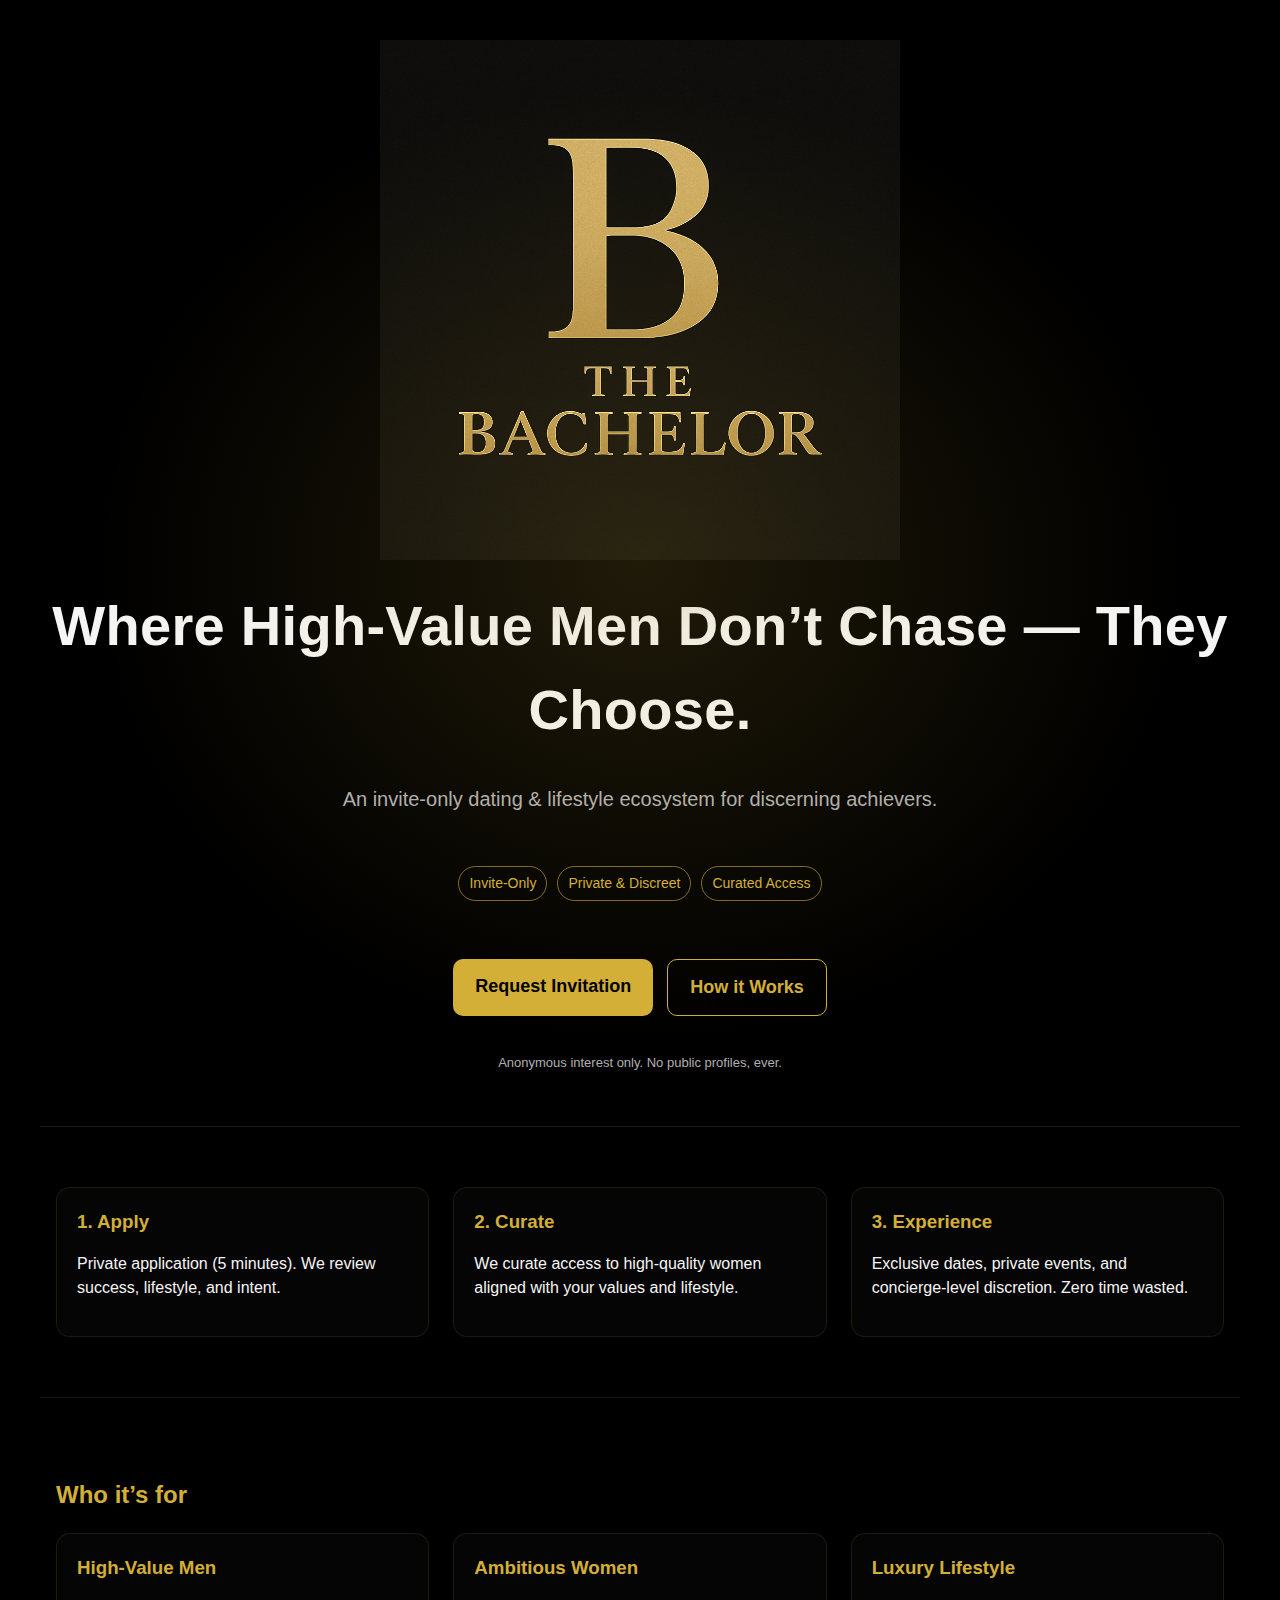
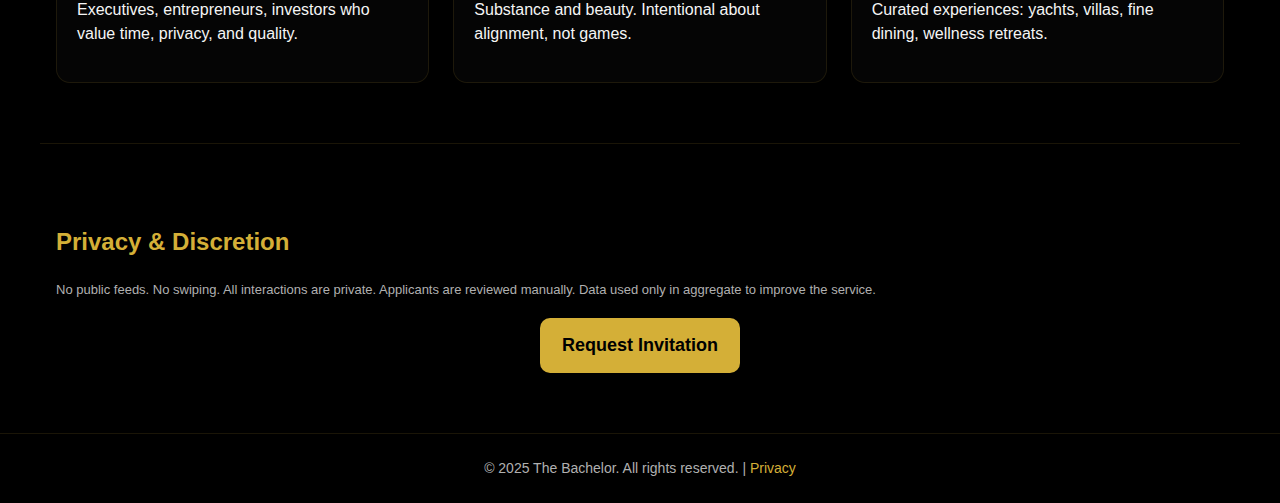
<file: index.html>
<!DOCTYPE html>
<html lang="en">
<head>
<meta charset="utf-8">
<meta name="viewport" content="width=device-width, initial-scale=1">
<title>The Bachelor — Invite-Only Dating & Lifestyle</title>
<meta name="description" content="An invite-only dating & lifestyle ecosystem where high-value men don’t chase — they choose.">
<link rel="stylesheet" href="./styles.css">
</head>
<body>
<main>
  <section class="hero">
    <div class="brand">
      <img src="logo.png" alt="The Bachelor logo">
      <h1>Where High-Value Men Don’t Chase — They Choose.</h1>
      <p class="sub">An invite-only dating & lifestyle ecosystem for discerning achievers.</p>
      <div class="badges">
        <span>Invite-Only</span><span>Private & Discreet</span><span>Curated Access</span>
      </div>
      <div class="cta">
        <a class="button" href="YOUR_GOOGLE_FORM_URL?utm_source=landing&utm_medium=cta" target="_blank" rel="noopener">Request Invitation</a>
        <a class="button secondary" href="#how">How it Works</a>
      </div>
      <p class="small">Anonymous interest only. No public profiles, ever.</p>
    </div>
  </section>

  <section id="how" class="section container">
    <div class="grid">
      <div class="card">
        <h3>1. Apply</h3>
        <p>Private application (5 minutes). We review success, lifestyle, and intent.</p>
      </div>
      <div class="card">
        <h3>2. Curate</h3>
        <p>We curate access to high-quality women aligned with your values and lifestyle.</p>
      </div>
      <div class="card">
        <h3>3. Experience</h3>
        <p>Exclusive dates, private events, and concierge-level discretion. Zero time wasted.</p>
      </div>
    </div>
  </section>

  <section class="section container">
    <h2 style="color:var(--gold);">Who it’s for</h2>
    <div class="grid">
      <div class="card"><h3>High-Value Men</h3><p>Executives, entrepreneurs, investors who value time, privacy, and quality.</p></div>
      <div class="card"><h3>Ambitious Women</h3><p>Substance and beauty. Intentional about alignment, not games.</p></div>
      <div class="card"><h3>Luxury Lifestyle</h3><p>Curated experiences: yachts, villas, fine dining, wellness retreats.</p></div>
    </div>
  </section>

  <section class="section container">
    <h2 style="color:var(--gold);">Privacy & Discretion</h2>
    <p class="small">No public feeds. No swiping. All interactions are private. Applicants are reviewed manually. Data used only in aggregate to improve the service.</p>
    <div class="cta" style="margin-top:18px">
      <a class="button" href="YOUR_GOOGLE_FORM_URL?utm_source=landing&utm_medium=cta2" target="_blank" rel="noopener">Request Invitation</a>
    </div>
  </section>
</main>

<footer class="footer">
  © 2025 The Bachelor. All rights reserved. | <a href="#" style="color:var(--gold);text-decoration:none">Privacy</a>
</footer>
</body>
</html>
</file>
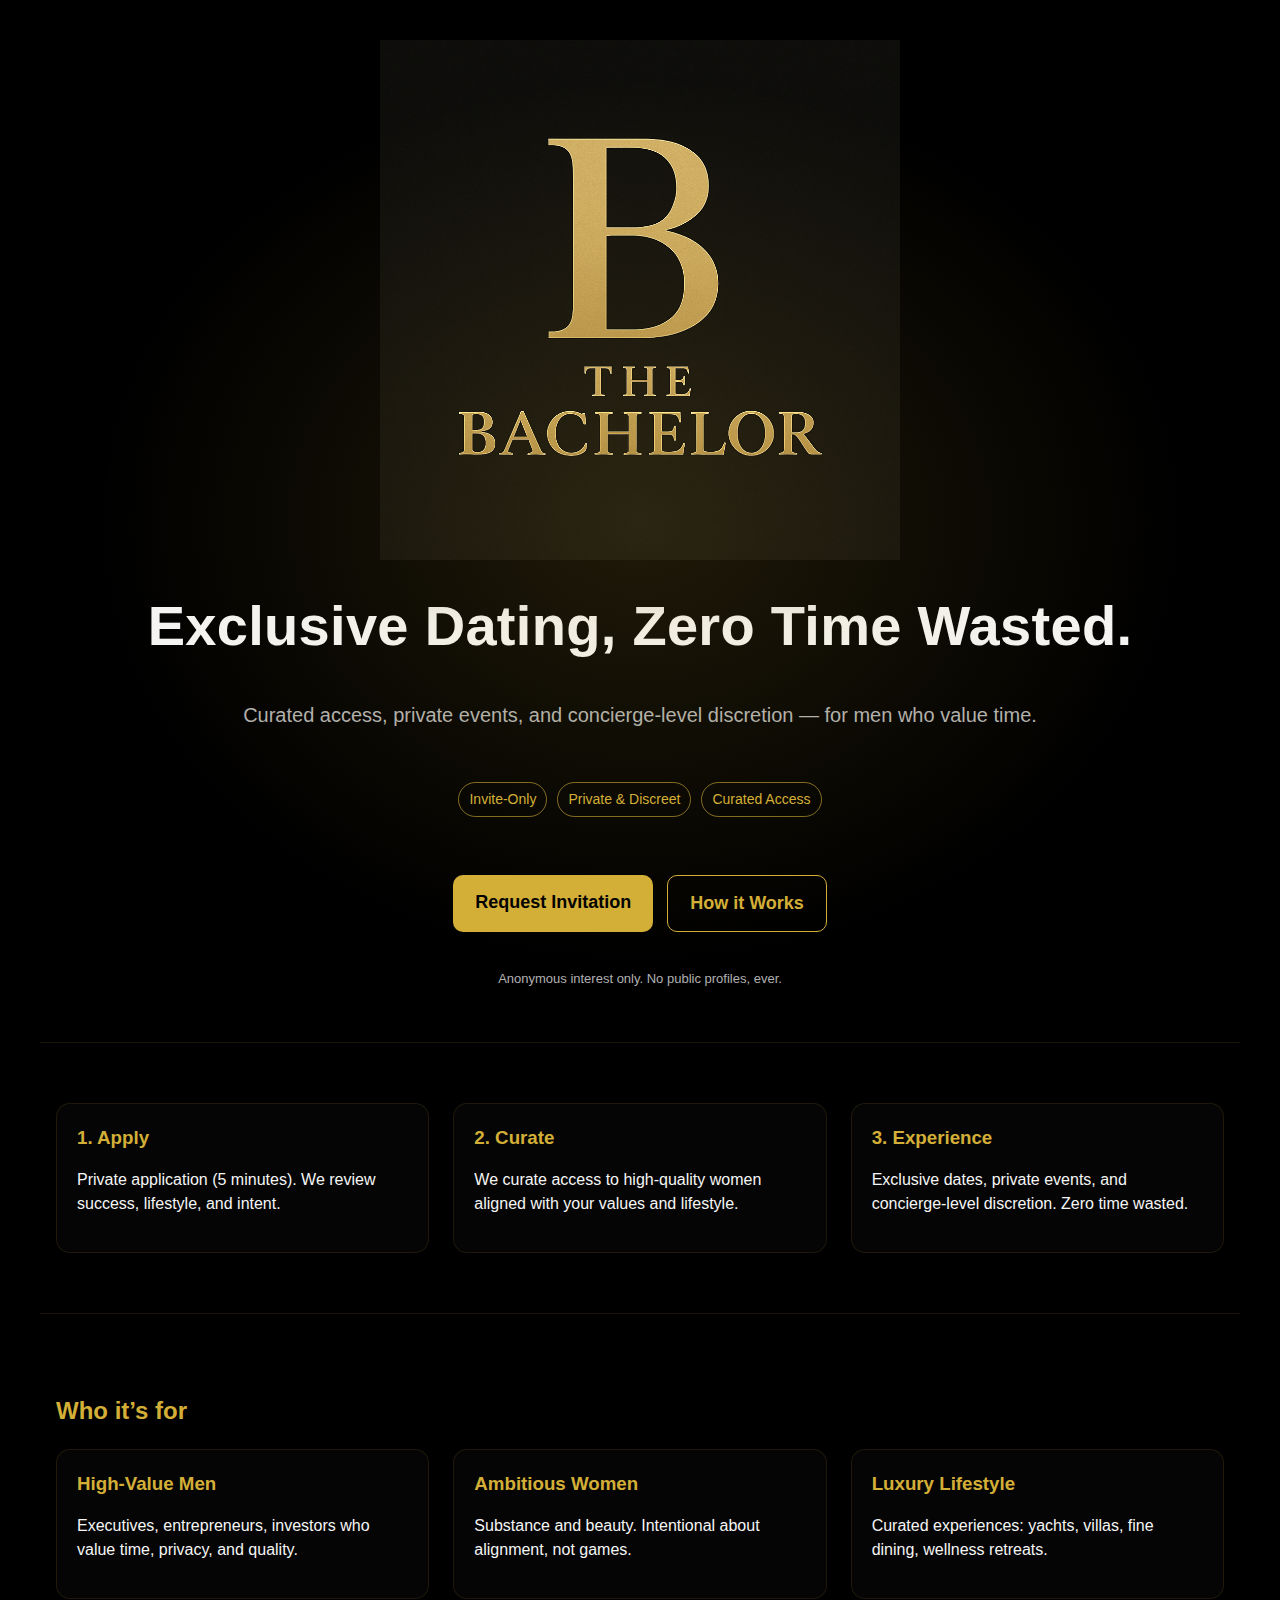
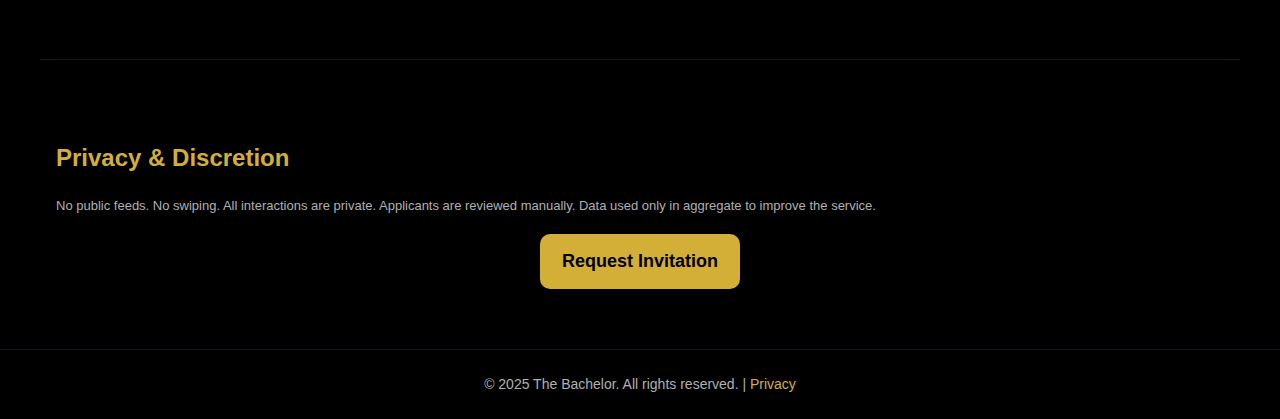
<file: index-b.html>
<!DOCTYPE html>
<html lang="en">
<head>
<meta charset="utf-8">
<meta name="viewport" content="width=device-width, initial-scale=1">
<title>The Bachelor — Invite-Only Dating & Lifestyle</title>
<meta name="description" content="An invite-only dating & lifestyle ecosystem where high-value men don’t chase — they choose.">
<link rel="stylesheet" href="./styles.css">
</head>
<body>
<main>
  <section class="hero">
    <div class="brand">
      <img src="logo.png" alt="The Bachelor logo">
      <h1>Exclusive Dating, Zero Time Wasted.</h1>
      <p class="sub">Curated access, private events, and concierge-level discretion — for men who value time.</p>
      <div class="badges">
        <span>Invite-Only</span><span>Private & Discreet</span><span>Curated Access</span>
      </div>
      <div class="cta">
        <a class="button" <a class="button" href="https://forms.gle/abcd1234?utm_source=landing&utm_medium=cta" 
   target="_blank" rel="noopener">Request Invitation</a>
        <a class="button secondary" href="#how">How it Works</a>
      </div>
      <p class="small">Anonymous interest only. No public profiles, ever.</p>
    </div>
  </section>

  <section id="how" class="section container">
    <div class="grid">
      <div class="card">
        <h3>1. Apply</h3>
        <p>Private application (5 minutes). We review success, lifestyle, and intent.</p>
      </div>
      <div class="card">
        <h3>2. Curate</h3>
        <p>We curate access to high-quality women aligned with your values and lifestyle.</p>
      </div>
      <div class="card">
        <h3>3. Experience</h3>
        <p>Exclusive dates, private events, and concierge-level discretion. Zero time wasted.</p>
      </div>
    </div>
  </section>

  <section class="section container">
    <h2 style="color:var(--gold);">Who it’s for</h2>
    <div class="grid">
      <div class="card"><h3>High-Value Men</h3><p>Executives, entrepreneurs, investors who value time, privacy, and quality.</p></div>
      <div class="card"><h3>Ambitious Women</h3><p>Substance and beauty. Intentional about alignment, not games.</p></div>
      <div class="card"><h3>Luxury Lifestyle</h3><p>Curated experiences: yachts, villas, fine dining, wellness retreats.</p></div>
    </div>
  </section>

  <section class="section container">
    <h2 style="color:var(--gold);">Privacy & Discretion</h2>
    <p class="small">No public feeds. No swiping. All interactions are private. Applicants are reviewed manually. Data used only in aggregate to improve the service.</p>
    <div class="cta" style="margin-top:18px">
      <a class="button" href="YOUR_GOOGLE_FORM_URL?utm_source=landing&utm_medium=cta2_b" target="_blank" rel="noopener">Request Invitation</a>
    </div>
  </section>
</main>

<footer class="footer">
  © 2025 The Bachelor. All rights reserved. | <a href="#" style="color:var(--gold);text-decoration:none">Privacy</a>
</footer>
</body>
</html>
</file>
<file: styles.css>
:root{
  --gold:#D4AF37;
  --bg:#000000;
  --text:#F5F5F5;
  --muted:#B0B0B0;
}
*{box-sizing:border-box}
html,body{margin:0;padding:0;background:var(--bg);color:var(--text);font-family:-apple-system,BlinkMacSystemFont,Segoe UI,Helvetica,Arial,Inter,system-ui,sans-serif;line-height:1.5}
.container{max-width:1200px;margin:0 auto;padding:24px}
.hero{min-height:86vh;display:flex;align-items:center;justify-content:center;position:relative;text-align:center;padding:40px 20px}
.hero::after{content:"";position:absolute;inset:0;background:radial-gradient(ellipse at center, rgba(212,175,55,.15), transparent 60%);pointer-events:none}
.brand{display:flex;flex-direction:column;align-items:center;gap:24px}
.brand img{width:min(520px,80vw);height:auto;filter: drop-shadow(0 12px 24px rgba(0,0,0,.6));}
h1{font-size: clamp(32px,5vw,56px);margin:0 0 8px 0;font-weight:800;letter-spacing:.3px}
.sub{color:var(--muted);font-size: clamp(16px,2.2vw,20px);max-width:900px;margin:0 auto 28px}
.badges{display:flex;gap:10px;justify-content:center;flex-wrap:wrap;margin-bottom:24px}
.badges span{border:1px solid rgba(212,175,55,.6);color:var(--gold);padding:6px 10px;border-radius:999px;font-size:14px}
.cta{display:flex;gap:14px;justify-content:center;flex-wrap:wrap;margin-top:10px}
.button{appearance:none;border:none;background:var(--gold);color:#000;font-weight:700;padding:14px 22px;border-radius:10px;text-decoration:none;font-size:18px}
.button.secondary{background:transparent;border:1px solid var(--gold);color:var(--gold)}
.section{padding:60px 16px;border-top:1px solid rgba(212,175,55,.12)}
.grid{display:grid;grid-template-columns:repeat(3,1fr);gap:24px}
.card{background:rgba(255,255,255,.02);border:1px solid rgba(212,175,55,.12);border-radius:14px;padding:20px}
.card h3{margin:0 0 8px 0;color:var(--gold)}
.footer{padding:24px 16px;color:var(--muted);text-align:center;border-top:1px solid rgba(212,175,55,.12);font-size:14px}
.small{font-size:13px;color:var(--muted)}
@media (max-width: 900px){.grid{grid-template-columns:1fr}}
</file>
